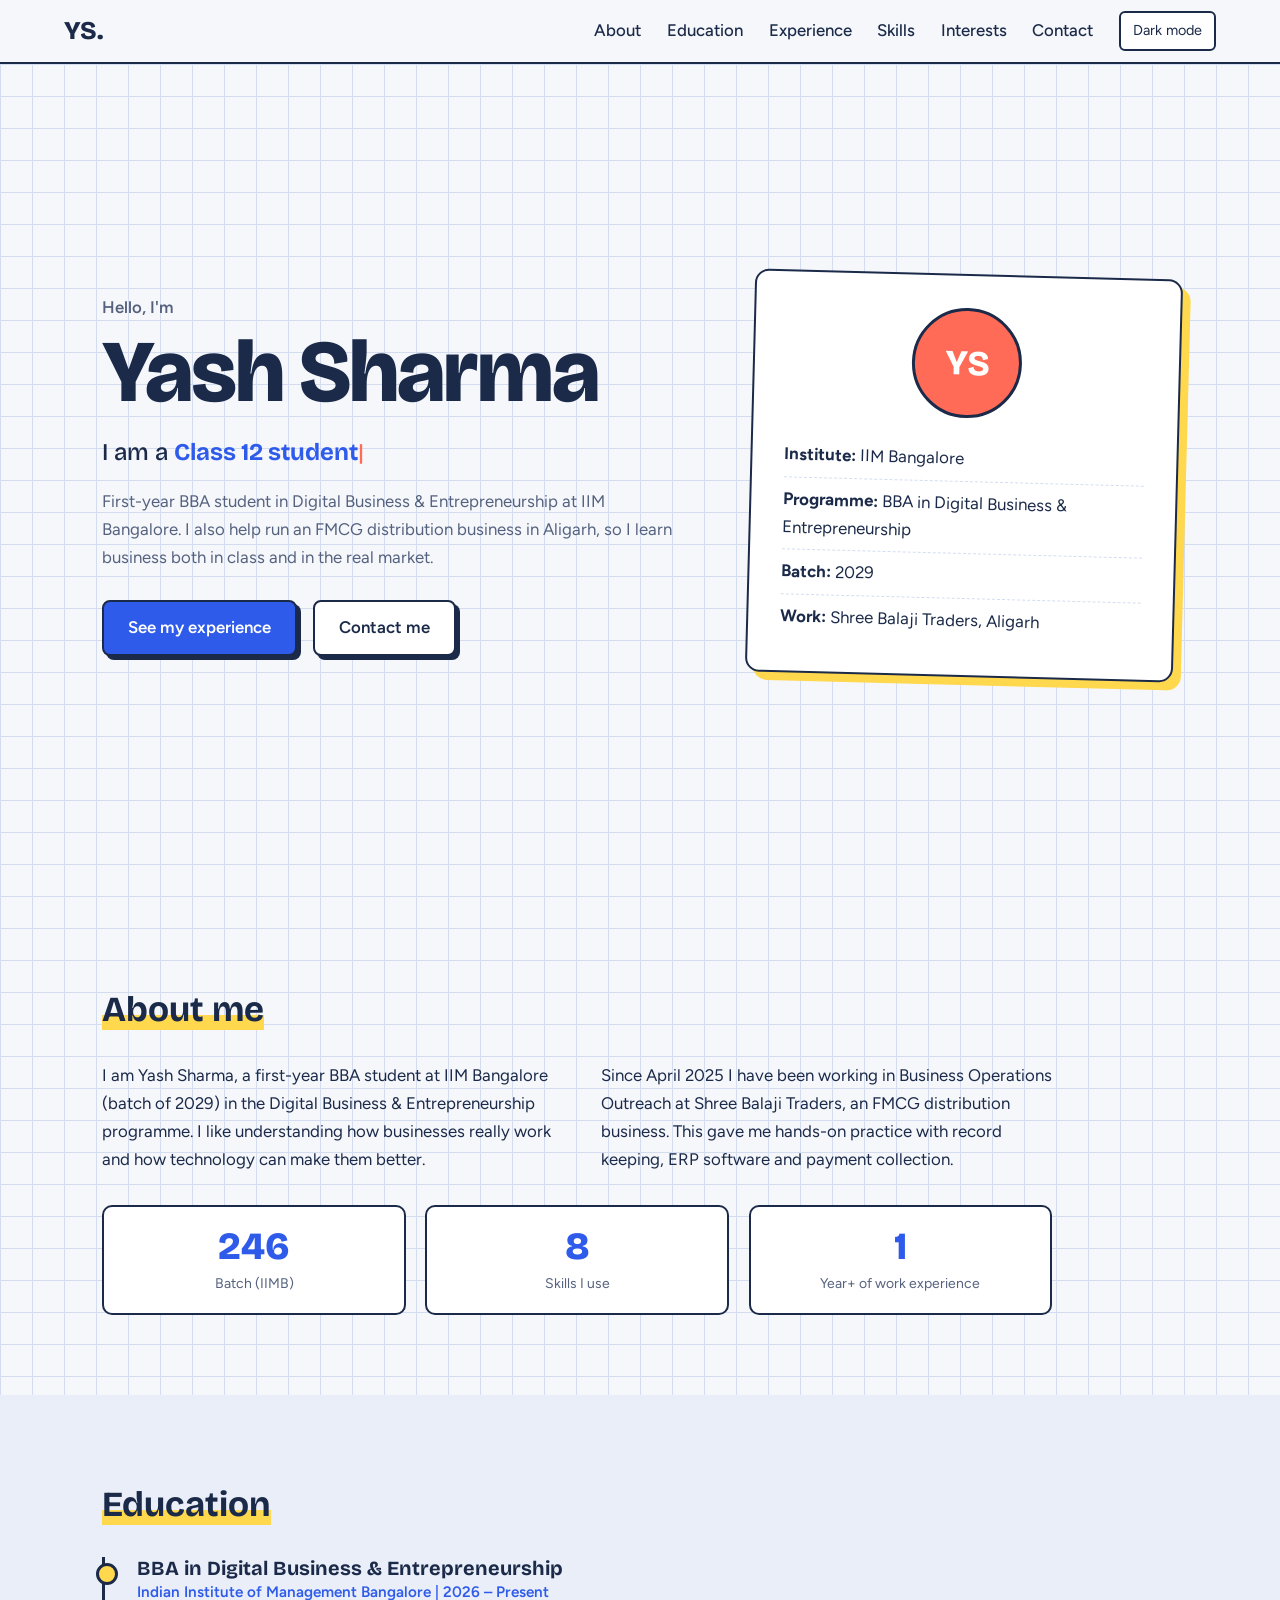
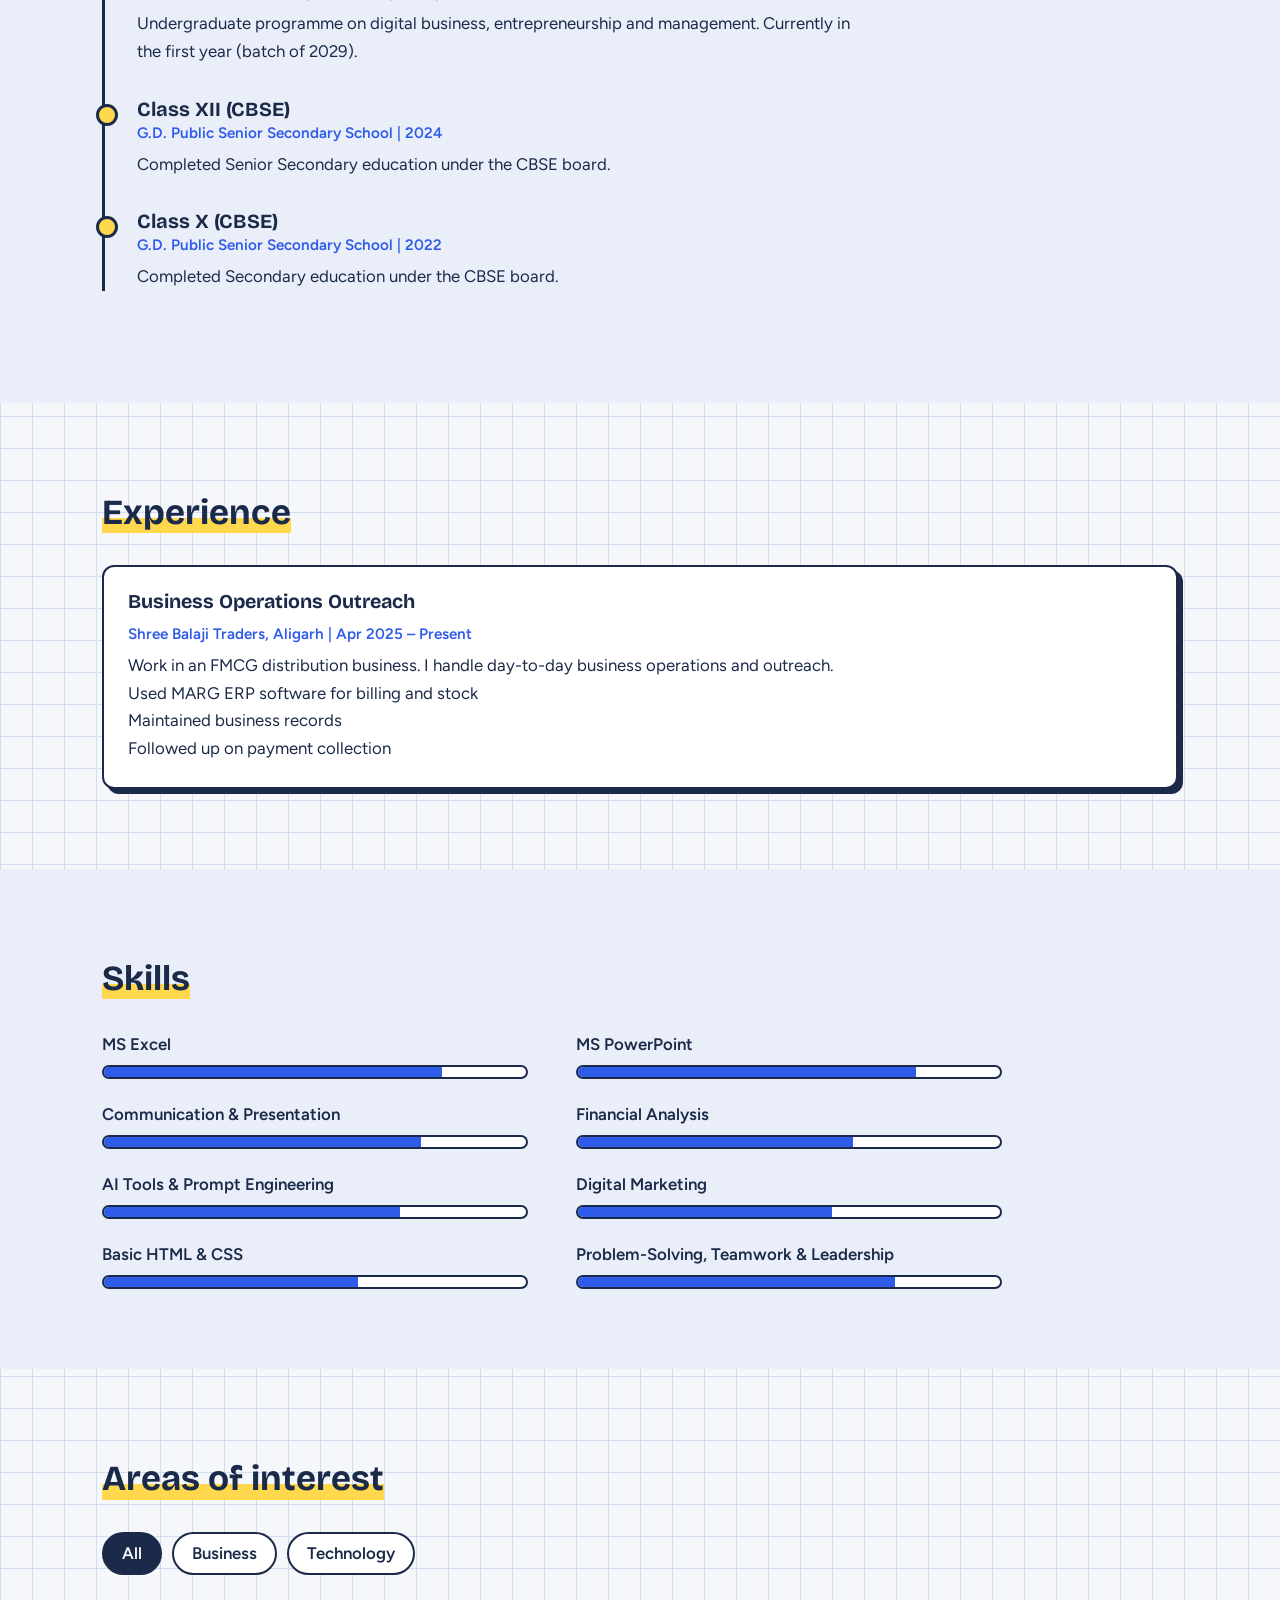
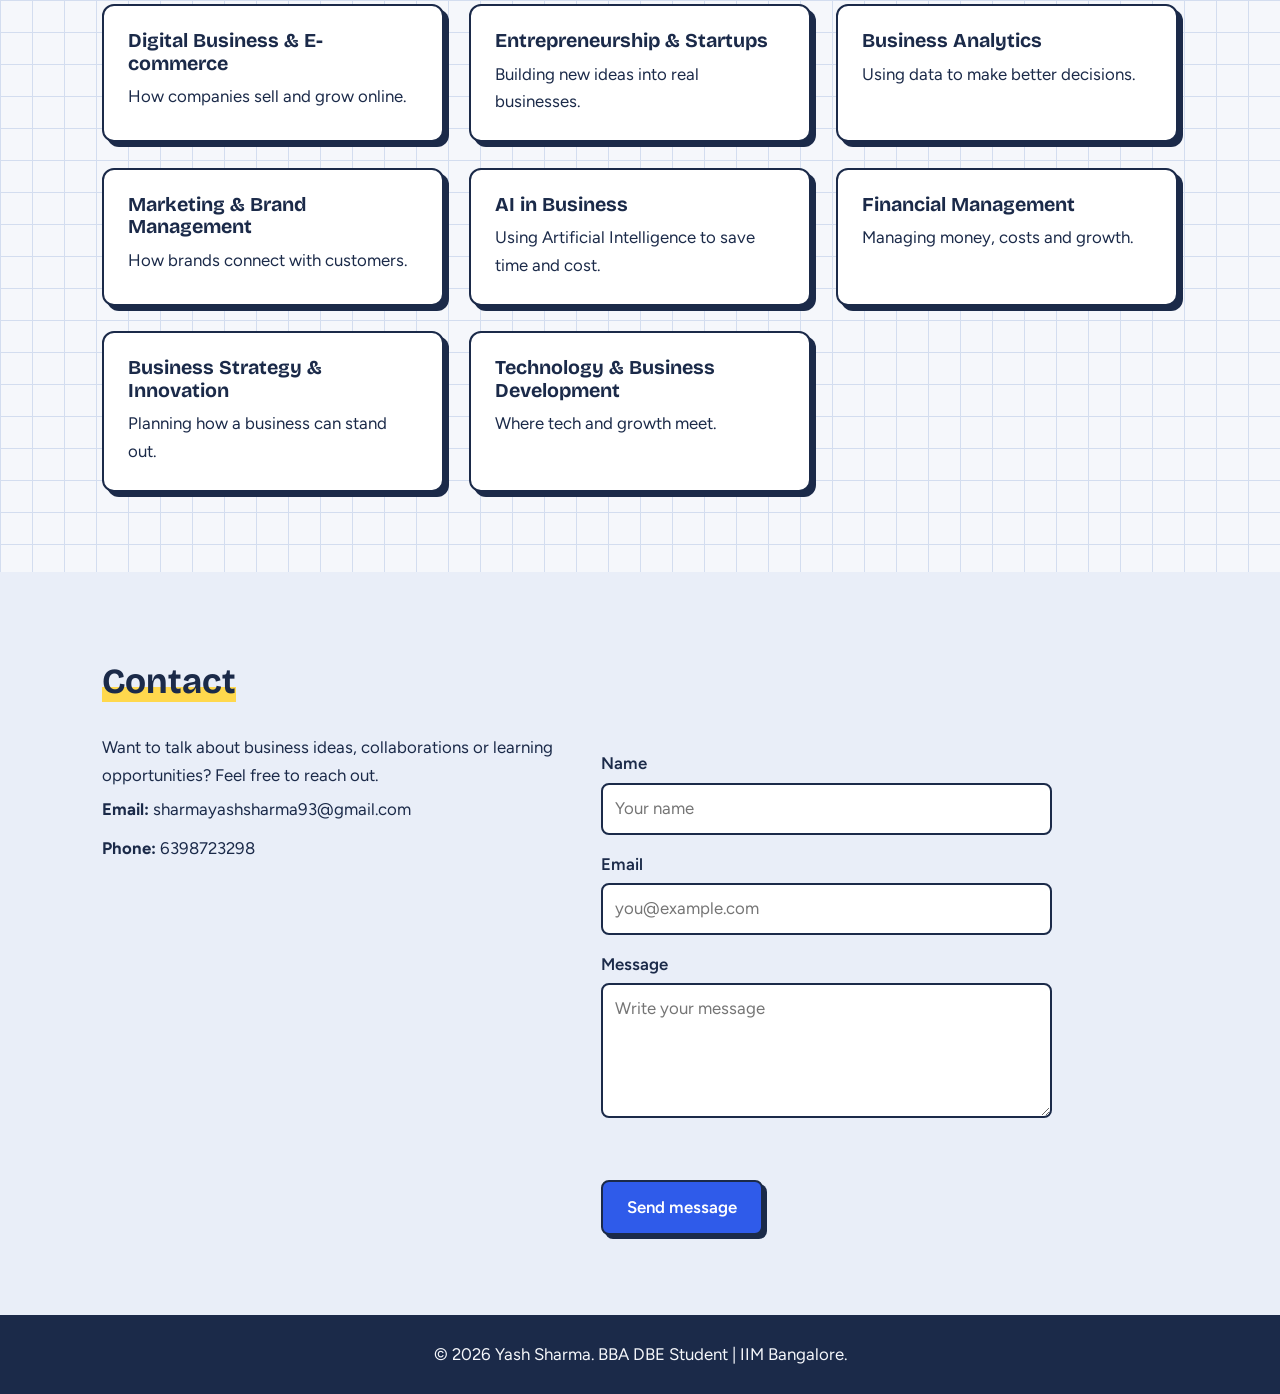
<file: index.html>
<!DOCTYPE html>
<html lang="en">
<head>
  <meta charset="UTF-8">
  <meta name="viewport" content="width=device-width, initial-scale=1.0">
  <meta name="description" content="Portfolio of Yash Sharma, BBA Digital Business & Entrepreneurship student at IIM Bangalore">
  <title>Yash Sharma | BBA DBE Portfolio</title>
  <link rel="preconnect" href="https://fonts.googleapis.com">
  <link rel="preconnect" href="https://fonts.gstatic.com" crossorigin>
  <link href="https://fonts.googleapis.com/css2?family=Bricolage+Grotesque:wght@500;700;800&family=Figtree:wght@400;500;600&display=swap" rel="stylesheet">
  <link rel="stylesheet" href="style.css">
</head>
<body>

  <!-- NAVIGATION BAR -->
  <header class="navbar" id="top">
    <a href="#home" class="logo">YS.</a>
    <button class="menu-btn" id="menuBtn" aria-label="Open menu" aria-expanded="false">&#9776;</button>
    <nav>
      <ul class="nav-links" id="navLinks">
        <li><a href="#about">About</a></li>
        <li><a href="#education">Education</a></li>
        <li><a href="#experience">Experience</a></li>
        <li><a href="#skills">Skills</a></li>
        <li><a href="#interests">Interests</a></li>
        <li><a href="#contact">Contact</a></li>
        <li><button class="theme-btn" id="themeBtn" aria-label="Switch dark or light theme">Dark mode</button></li>
      </ul>
    </nav>
  </header>

  <main>
    <!-- HERO -->
    <section class="hero" id="home">
      <div class="hero-text">
        <p class="hello">Hello, I'm</p>
        <h1>Yash Sharma</h1>
        <p class="role">I am a <span id="typed" class="typed"></span><span class="cursor">|</span></p>
        <p class="intro">First-year BBA student in Digital Business &amp; Entrepreneurship at IIM Bangalore. I also help run an FMCG distribution business in Aligarh, so I learn business both in class and in the real market.</p>
        <div class="hero-buttons">
          <a href="#experience" class="btn btn-primary">See my experience</a>
          <a href="#contact" class="btn btn-outline">Contact me</a>
        </div>
      </div>
      <div class="hero-card" aria-label="Quick facts">
        <div class="avatar">YS</div>
        <ul class="facts">
          <li><strong>Institute:</strong> IIM Bangalore</li>
          <li><strong>Programme:</strong> BBA in Digital Business &amp; Entrepreneurship</li>
          <li><strong>Batch:</strong> 2029</li>
          <li><strong>Work:</strong> Shree Balaji Traders, Aligarh</li>
        </ul>
      </div>
    </section>

    <!-- ABOUT -->
    <section class="section" id="about">
      <h2 class="section-title">About me</h2>
      <div class="about-grid">
        <p>I am Yash Sharma, a first-year BBA student at IIM Bangalore (batch of 2029) in the Digital Business &amp; Entrepreneurship programme. I like understanding how businesses really work and how technology can make them better.</p>
        <p>Since April 2025 I have been working in Business Operations Outreach at Shree Balaji Traders, an FMCG distribution business. This gave me hands-on practice with record keeping, ERP software and payment collection.</p>
        <div class="counters">
          <div class="counter"><span class="count" data-target="2029">0</span><small>Batch (IIMB)</small></div>
          <div class="counter"><span class="count" data-target="8">0</span><small>Skills I use</small></div>
          <div class="counter"><span class="count" data-target="1">0</span><small>Year+ of work experience</small></div>
        </div>
      </div>
    </section>

    <!-- EDUCATION -->
    <section class="section alt" id="education">
      <h2 class="section-title">Education</h2>
      <div class="timeline">
        <article class="time-item">
          <h3>BBA in Digital Business &amp; Entrepreneurship</h3>
          <p class="meta">Indian Institute of Management Bangalore | 2026 – Present</p>
          <p>Undergraduate programme on digital business, entrepreneurship and management. Currently in the first year (batch of 2029).</p>
        </article>
        <article class="time-item">
          <h3>Class XII (CBSE)</h3>
          <p class="meta">G.D. Public Senior Secondary School | 2024</p>
          <p>Completed Senior Secondary education under the CBSE board.</p>
        </article>
        <article class="time-item">
          <h3>Class X (CBSE)</h3>
          <p class="meta">G.D. Public Senior Secondary School | 2022</p>
          <p>Completed Secondary education under the CBSE board.</p>
        </article>
      </div>
    </section>

    <!-- EXPERIENCE -->
    <section class="section" id="experience">
      <h2 class="section-title">Experience</h2>
      <div class="cards">
        <article class="card">
          <h3>Business Operations Outreach</h3>
          <p class="meta">Shree Balaji Traders, Aligarh | Apr 2025 – Present</p>
          <p>Work in an FMCG distribution business. I handle day-to-day business operations and outreach.</p>
          <ul class="work-list">
            <li>Used MARG ERP software for billing and stock</li>
            <li>Maintained business records</li>
            <li>Followed up on payment collection</li>
          </ul>
        </article>
      </div>
    </section>

    <!-- SKILLS -->
    <section class="section alt" id="skills">
      <h2 class="section-title">Skills</h2>
      <div class="skills-grid">
        <div class="skill"><div class="skill-head"><span>MS Excel</span></div><div class="bar"><div class="fill" data-level="80"></div></div></div>
        <div class="skill"><div class="skill-head"><span>MS PowerPoint</span></div><div class="bar"><div class="fill" data-level="80"></div></div></div>
        <div class="skill"><div class="skill-head"><span>Communication &amp; Presentation</span></div><div class="bar"><div class="fill" data-level="75"></div></div></div>
        <div class="skill"><div class="skill-head"><span>Financial Analysis</span></div><div class="bar"><div class="fill" data-level="65"></div></div></div>
        <div class="skill"><div class="skill-head"><span>AI Tools &amp; Prompt Engineering</span></div><div class="bar"><div class="fill" data-level="70"></div></div></div>
        <div class="skill"><div class="skill-head"><span>Digital Marketing</span></div><div class="bar"><div class="fill" data-level="60"></div></div></div>
        <div class="skill"><div class="skill-head"><span>Basic HTML &amp; CSS</span></div><div class="bar"><div class="fill" data-level="60"></div></div></div>
        <div class="skill"><div class="skill-head"><span>Problem-Solving, Teamwork &amp; Leadership</span></div><div class="bar"><div class="fill" data-level="75"></div></div></div>
      </div>
    </section>

    <!-- INTERESTS -->
    <section class="section" id="interests">
      <h2 class="section-title">Areas of interest</h2>
      <div class="filters">
        <button class="filter active" data-filter="all">All</button>
        <button class="filter" data-filter="business">Business</button>
        <button class="filter" data-filter="tech">Technology</button>
      </div>
      <div class="cards">
        <article class="card" data-type="business"><h3>Digital Business &amp; E-commerce</h3><p>How companies sell and grow online.</p></article>
        <article class="card" data-type="business"><h3>Entrepreneurship &amp; Startups</h3><p>Building new ideas into real businesses.</p></article>
        <article class="card" data-type="tech"><h3>Business Analytics</h3><p>Using data to make better decisions.</p></article>
        <article class="card" data-type="business"><h3>Marketing &amp; Brand Management</h3><p>How brands connect with customers.</p></article>
        <article class="card" data-type="tech"><h3>AI in Business</h3><p>Using Artificial Intelligence to save time and cost.</p></article>
        <article class="card" data-type="business"><h3>Financial Management</h3><p>Managing money, costs and growth.</p></article>
        <article class="card" data-type="business"><h3>Business Strategy &amp; Innovation</h3><p>Planning how a business can stand out.</p></article>
        <article class="card" data-type="tech"><h3>Technology &amp; Business Development</h3><p>Where tech and growth meet.</p></article>
      </div>
    </section>

    <!-- CONTACT -->
    <section class="section alt" id="contact">
      <h2 class="section-title">Contact</h2>
      <div class="contact-grid">
        <div class="contact-info">
          <p>Want to talk about business ideas, collaborations or learning opportunities? Feel free to reach out.</p>
          <ul>
            <li><strong>Email:</strong> sharmayashsharma93@gmail.com</li>
            <li><strong>Phone:</strong> 6398723298</li>
          </ul>
        </div>
        <form id="contactForm" novalidate>
          <label for="name">Name</label>
          <input type="text" id="name" placeholder="Your name">
          <label for="email">Email</label>
          <input type="email" id="email" placeholder="you@example.com">
          <label for="message">Message</label>
          <textarea id="message" rows="4" placeholder="Write your message"></textarea>
          <p id="formMsg" class="form-msg" role="status"></p>
          <button type="submit" class="btn btn-primary">Send message</button>
        </form>
      </div>
    </section>
  </main>

  <footer class="footer">
    <p>&copy; <span id="year"></span> Yash Sharma. BBA DBE Student | IIM Bangalore.</p>
  </footer>

  <button class="to-top" id="toTop" aria-label="Back to top">&uarr;</button>
  <script src="script.js"></script>
</body>
</html>
</file>
<file: style.css>
/* ===== 1. VARIABLES (colour palette + fonts) ===== */
:root {
  --paper: #f5f7fb;
  --paper-2: #e9eef8;
  --ink: #1b2a49;
  --muted: #55627e;
  --blue: #2f5bea;
  --yellow: #ffd84d;
  --coral: #ff6b57;
  --card: #ffffff;
  --line: #d3ddef;
  --font-head: "Bricolage Grotesque", Arial, sans-serif;
  --font-body: "Figtree", Arial, sans-serif;
}
body.dark {
  --paper: #0f1629;
  --paper-2: #151e36;
  --ink: #eaf0ff;
  --muted: #a3b0cf;
  --blue: #7c9cff;
  --card: #1a2440;
  --line: #2a375c;
}

/* ===== 2. RESET AND BASE (element selectors) ===== */
* { margin: 0; padding: 0; box-sizing: border-box; }
html { scroll-behavior: smooth; scroll-padding-top: 70px; }
body {
  font-family: var(--font-body);
  font-size: 1.05rem;
  line-height: 1.65;
  color: var(--ink);
  background-color: var(--paper);
  /* graph paper look */
  background-image:
    linear-gradient(var(--line) 1px, transparent 1px),
    linear-gradient(90deg, var(--line) 1px, transparent 1px);
  background-size: 32px 32px;
  transition: background-color .3s, color .3s;
}
h1, h2, h3 { font-family: var(--font-head); line-height: 1.15; }
a { color: inherit; text-decoration: none; }
ul { list-style: none; }
:focus-visible { outline: 3px solid var(--coral); outline-offset: 3px; }

/* ===== 3. NAVBAR (position: fixed + flexbox) ===== */
.navbar {
  position: fixed; top: 0; left: 0; right: 0; z-index: 100;
  display: flex; justify-content: space-between; align-items: center;
  padding: 0 5%; height: 64px;
  background: var(--paper);
  border-bottom: 2px solid var(--ink);
}
.logo { font-family: var(--font-head); font-weight: 800; font-size: 1.6rem; }
.nav-links { display: flex; align-items: center; gap: 1.6rem; }
.nav-links a { font-weight: 500; padding: 4px 0; border-bottom: 3px solid transparent; }
.nav-links a:hover, .nav-links a.active { border-bottom-color: var(--yellow); }
.theme-btn {
  font: inherit; font-size: .9rem; cursor: pointer;
  padding: 6px 12px; border: 2px solid var(--ink); border-radius: 6px;
  background: var(--card); color: var(--ink);
}
.theme-btn:hover { background: var(--yellow); color: #1b2a49; }
.menu-btn {
  display: none; font-size: 1.6rem; background: none; border: none;
  color: var(--ink); cursor: pointer;
}

/* ===== 4. LAYOUT HELPERS ===== */
.section { padding: 90px 8% 80px; }
.section.alt { background: var(--paper-2); background-image: none; }
.section-title {
  font-size: 2.2rem; margin-bottom: 2rem; display: inline-block;
  background: linear-gradient(transparent 62%, var(--yellow) 62%);
  color: var(--ink);
}
body.dark .section-title { color: #fff; background: linear-gradient(transparent 62%, #3b4f99 62%); }

/* ===== 5. HERO (CSS grid) ===== */
.hero {
  min-height: 100vh; padding: 110px 8% 60px;
  display: grid; grid-template-columns: 1.4fr 1fr; gap: 3rem; align-items: center;
}
.hello { color: var(--muted); font-weight: 600; }
.hero h1 { font-size: clamp(3rem, 8vw, 5.5rem); font-weight: 800; letter-spacing: -2px; }
.role { font-size: 1.5rem; margin: .6rem 0 1rem; font-family: var(--font-head); font-weight: 500; }
.typed { color: var(--blue); font-weight: 700; }
.cursor { color: var(--coral); animation: blink 1s steps(1) infinite; }
@keyframes blink { 50% { opacity: 0; } }
.intro { max-width: 52ch; color: var(--muted); margin-bottom: 1.8rem; }
.hero-buttons { display: flex; gap: 1rem; flex-wrap: wrap; }

.btn {
  display: inline-block; font: inherit; font-weight: 600; cursor: pointer;
  padding: 12px 24px; border: 2px solid var(--ink); border-radius: 8px;
  box-shadow: 4px 4px 0 var(--ink); transition: transform .15s, box-shadow .15s;
}
.btn:hover { transform: translate(2px, 2px); box-shadow: 2px 2px 0 var(--ink); }
.btn-primary { background: var(--blue); color: #fff; }
body.dark .btn-primary { color: #0f1629; }
.btn-outline { background: var(--card); color: var(--ink); }

.hero-card {
  background: var(--card); border: 2px solid var(--ink); border-radius: 14px;
  box-shadow: 8px 8px 0 var(--yellow); padding: 2rem; text-align: center;
  transform: rotate(1.5deg);
}
.avatar {
  width: 110px; height: 110px; margin: 0 auto 1.2rem; border-radius: 50%;
  display: flex; align-items: center; justify-content: center;
  font: 800 2.2rem var(--font-head); color: #fff; background: var(--coral);
  border: 3px solid var(--ink);
}
.facts { text-align: left; }
.facts li { padding: 8px 0; border-bottom: 1px dashed var(--line); }
.facts li:last-child { border-bottom: none; }

/* ===== 6. ABOUT ===== */
.about-grid { display: grid; grid-template-columns: 1fr 1fr; gap: 1.5rem 3rem; max-width: 950px; }
.counters { grid-column: 1 / -1; display: flex; gap: 1.2rem; flex-wrap: wrap; margin-top: .5rem; }
.counter {
  flex: 1 1 140px; background: var(--card); border: 2px solid var(--ink);
  border-radius: 10px; padding: 1rem; text-align: center;
}
.count { display: block; font: 800 2.4rem var(--font-head); color: var(--blue); }
.counter small { color: var(--muted); }

/* ===== 7. TIMELINE (position: relative / absolute) ===== */
.timeline { position: relative; max-width: 760px; padding-left: 2rem; border-left: 3px solid var(--ink); }
.time-item { position: relative; margin-bottom: 2rem; }
.time-item::before {
  content: ""; position: absolute; left: -2.6rem; top: 6px;
  width: 16px; height: 16px; border-radius: 50%;
  background: var(--yellow); border: 3px solid var(--ink);
}
.time-item h3 { font-size: 1.25rem; }
.meta { color: var(--blue); font-weight: 600; font-size: .95rem; margin-bottom: .3rem; }

/* ===== 8. SKILLS ===== */
.skills-grid { display: grid; grid-template-columns: repeat(auto-fit, minmax(280px, 1fr)); gap: 1.4rem 3rem; max-width: 900px; }
.skill-head { display: flex; justify-content: space-between; font-weight: 600; margin-bottom: 6px; }
.bar { height: 14px; background: var(--card); border: 2px solid var(--ink); border-radius: 20px; overflow: hidden; }
.fill { height: 100%; width: 0; background: var(--blue); transition: width 1.2s ease; }
.chips { display: flex; flex-wrap: wrap; gap: .7rem; margin-top: 2.2rem; }
.chips li {
  padding: 6px 16px; border: 2px solid var(--ink); border-radius: 30px;
  background: var(--card); font-weight: 500;
}
.chips li:hover { background: var(--yellow); color: #1b2a49; }

/* ===== 9. PROJECT CARDS ===== */
.filters { display: flex; gap: .6rem; margin-bottom: 1.8rem; }
.filter {
  font: inherit; font-weight: 600; cursor: pointer; padding: 6px 18px;
  border: 2px solid var(--ink); border-radius: 30px; background: var(--card); color: var(--ink);
}
.filter.active { background: var(--ink); color: var(--paper); }
.cards { display: grid; grid-template-columns: repeat(auto-fit, minmax(260px, 1fr)); gap: 1.6rem; }
.card {
  background: var(--card); border: 2px solid var(--ink); border-radius: 12px;
  padding: 1.5rem; box-shadow: 5px 5px 0 var(--ink);
  transition: transform .2s;
}
.card:hover { transform: translateY(-4px); }
.card h3 { margin-bottom: .5rem; }
.card .tags { margin-top: 1rem; color: var(--blue); font-weight: 600; font-size: .9rem; }
.card.hide { display: none; }

/* ===== 10. CONTACT FORM ===== */
.contact-grid { display: grid; grid-template-columns: 1fr 1fr; gap: 3rem; max-width: 950px; }
.contact-info li { padding: 6px 0; }
form label { display: block; font-weight: 600; margin: 1rem 0 .3rem; }
form input, form textarea {
  width: 100%; font: inherit; padding: 10px 12px; color: var(--ink);
  background: var(--card); border: 2px solid var(--ink); border-radius: 8px;
}
form .btn { margin-top: 1rem; }
.form-msg { min-height: 1.5rem; margin-top: .8rem; font-weight: 600; }
.form-msg.error { color: var(--coral); }
.form-msg.ok { color: #1c9a5b; }

/* ===== 11. FOOTER + BACK TO TOP ===== */
.footer { text-align: center; padding: 1.6rem 5%; background: var(--ink); color: var(--paper); }
body.dark .footer { background: #070b16; color: var(--ink); }
.to-top {
  position: fixed; right: 22px; bottom: 22px; width: 46px; height: 46px;
  font-size: 1.3rem; cursor: pointer; border: 2px solid var(--ink); border-radius: 50%;
  background: var(--yellow); color: #1b2a49; display: none;
}
.to-top.show { display: block; }

/* ===== 12. RESPONSIVE ===== */
@media (max-width: 820px) {
  .menu-btn { display: block; }
  .nav-links {
    position: absolute; top: 64px; left: 0; right: 0;
    flex-direction: column; align-items: flex-start; gap: 1rem;
    padding: 1.2rem 5%; background: var(--paper); border-bottom: 2px solid var(--ink);
    display: none;
  }
  .nav-links.open { display: flex; }
  .hero, .about-grid, .contact-grid { grid-template-columns: 1fr; }
  .hero-card { transform: none; }
  .section { padding: 80px 6% 60px; }
}
@media (prefers-reduced-motion: reduce) {
  * { animation: none !important; transition: none !important; scroll-behavior: auto !important; }
}
</file>
